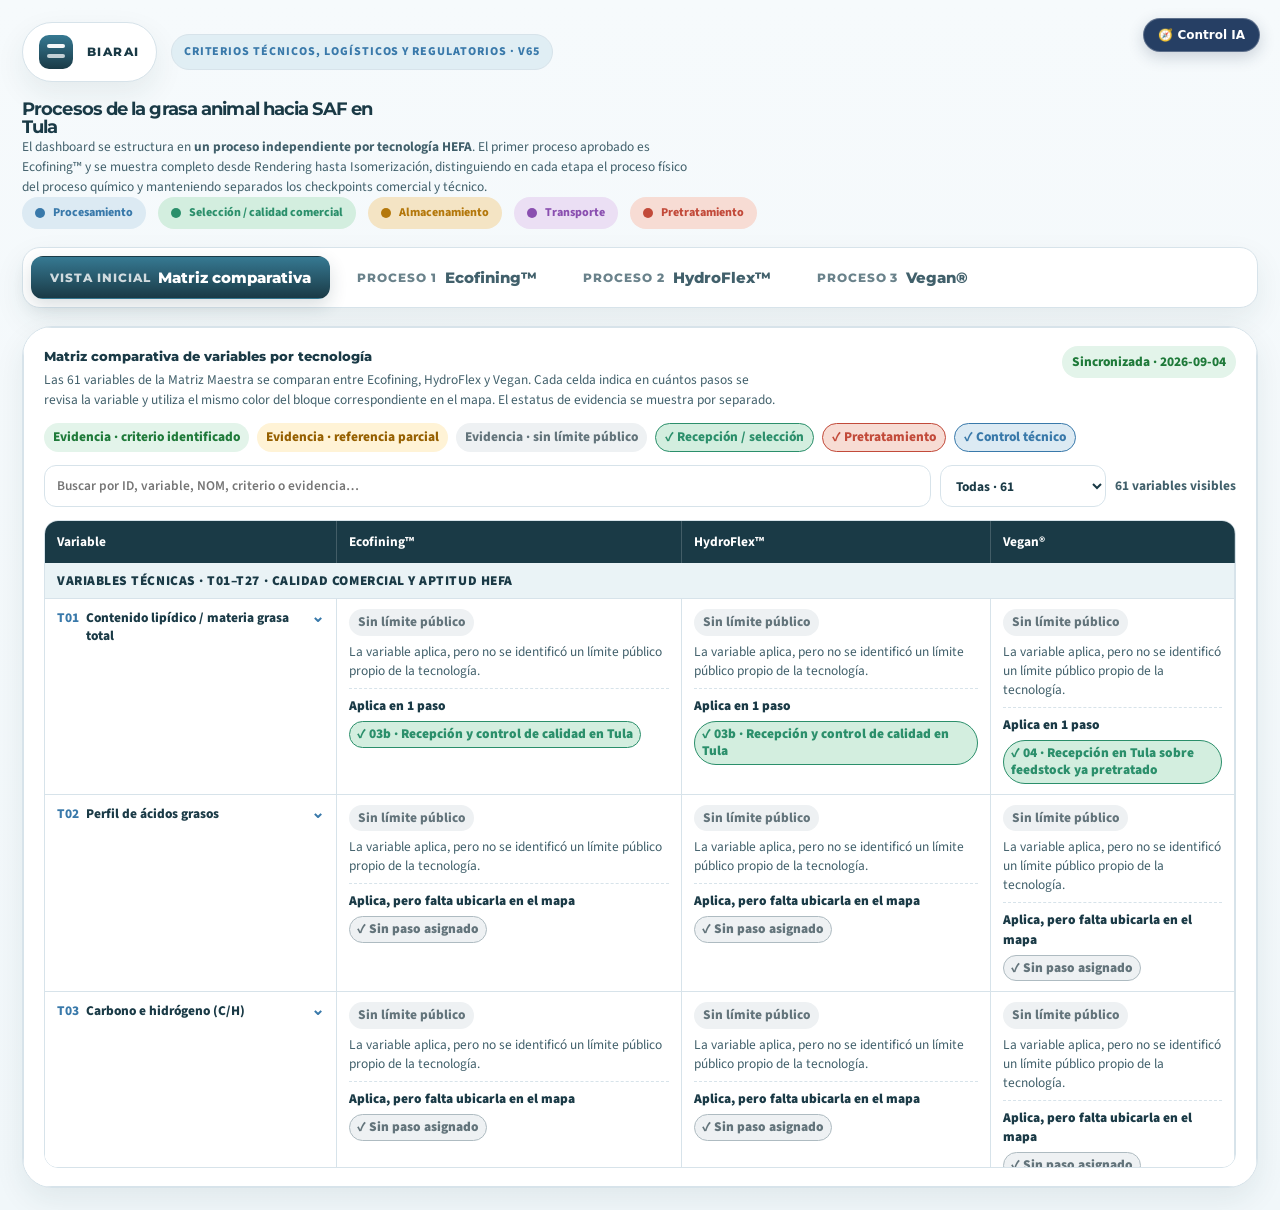
<file: index.html>
<!doctype html>
<html lang="es">
<head>
<meta charset="utf-8">
<meta name="viewport" content="width=device-width,initial-scale=1">
<title>Feedstock Process Dashboard BIARAI v65</title>
<style>body{font-family:system-ui,sans-serif;padding:40px;color:#1A3A46;background:#F6FAFC}.load{max-width:760px;margin:auto}</style>
</head>
<body>
<div class="load"><strong>Cargando Feedstock Process Dashboard…</strong></div>
<script>
(async()=>{
  try{
    const [baseRes,cssRes,stageRes]=await Promise.all([
      fetch('./assets/dashboard-base.html',{cache:'no-store'}),
      fetch('./assets/hefa08.css',{cache:'no-store'}),
      fetch('./assets/hefa08.html',{cache:'no-store'})
    ]);
    if(!baseRes.ok||!cssRes.ok||!stageRes.ok) throw new Error('No fue posible cargar uno de los archivos del dashboard.');
    let html=await baseRes.text();
    const css=await cssRes.text();
    const stage=await stageRes.text();
    html=html.replace('Feedstock Process Dashboard BIARAI v13 — Proceso y variables técnicas','Feedstock Process Dashboard BIARAI v65 — Matriz comparativa');
    html=html.replace('</style>',css+'\n</style>');
    const closing='\n</div>\n</div>\n</body>';
    if(!html.includes(closing)) throw new Error('No se encontró el punto de inserción del bloque Ecofining.');
    html=html.replace(closing,'\n'+stage+'\n<script src="./assets/dashboard-core.js?v=65"><\/script>\n<script src="./assets/dashboard-content.js?v=78"><\/script>\n<script src="./assets/v79-additional-pretreatment-and-release.js?v=82"><\/script>\n<script src="./assets/v83-additional-pretreatment-hydro-vegan.js?v=84"><\/script>\n<script src="./assets/dashboard-priorities.js?v=65"><\/script>\n<script src="./assets/matrix-sync-v55.js?v=66"><\/script>\n<script src="./assets/v85-t08-acidity-clarification.js?v=85"><\/script>\n\n</div>\n</div>\n</body>');

    const controlIaButton=`<a href="./control-ia/" title="Abrir inventario y control del proyecto" style="position:fixed;right:20px;top:18px;z-index:99999;display:inline-flex;align-items:center;gap:7px;padding:10px 14px;border-radius:999px;background:#263f64;color:#fff;text-decoration:none;font:700 12px/1 system-ui,-apple-system,Segoe UI,sans-serif;box-shadow:0 5px 16px rgba(25,46,73,.20);border:1px solid rgba(255,255,255,.25)">🧭 Control IA</a>`;
    html=html.replace('</body>',controlIaButton+'\n</body>');

    document.open();document.write(html);document.close();
  }catch(err){document.body.innerHTML='<div class="load"><h1>Error al cargar el dashboard</h1><p>'+String(err.message||err)+'</p></div>'}
})();
</script>
</body>
</html>
</file>
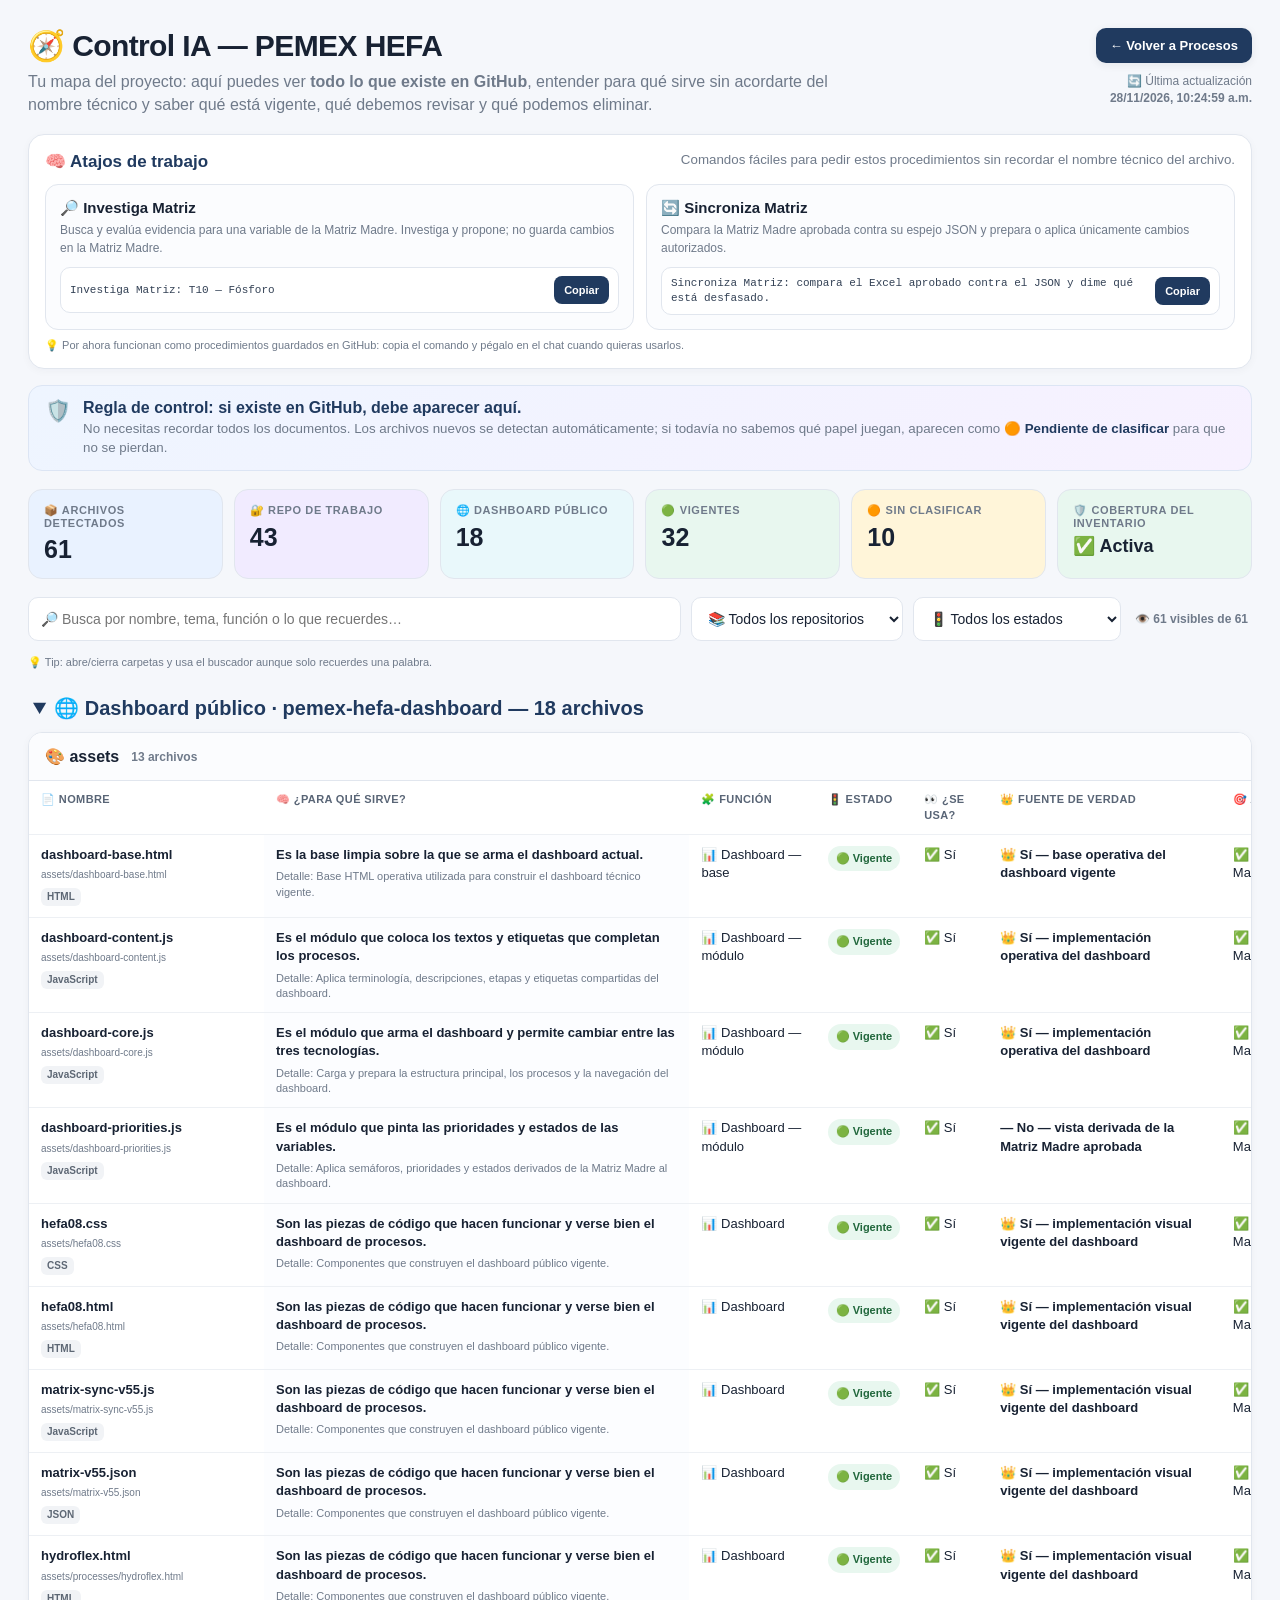
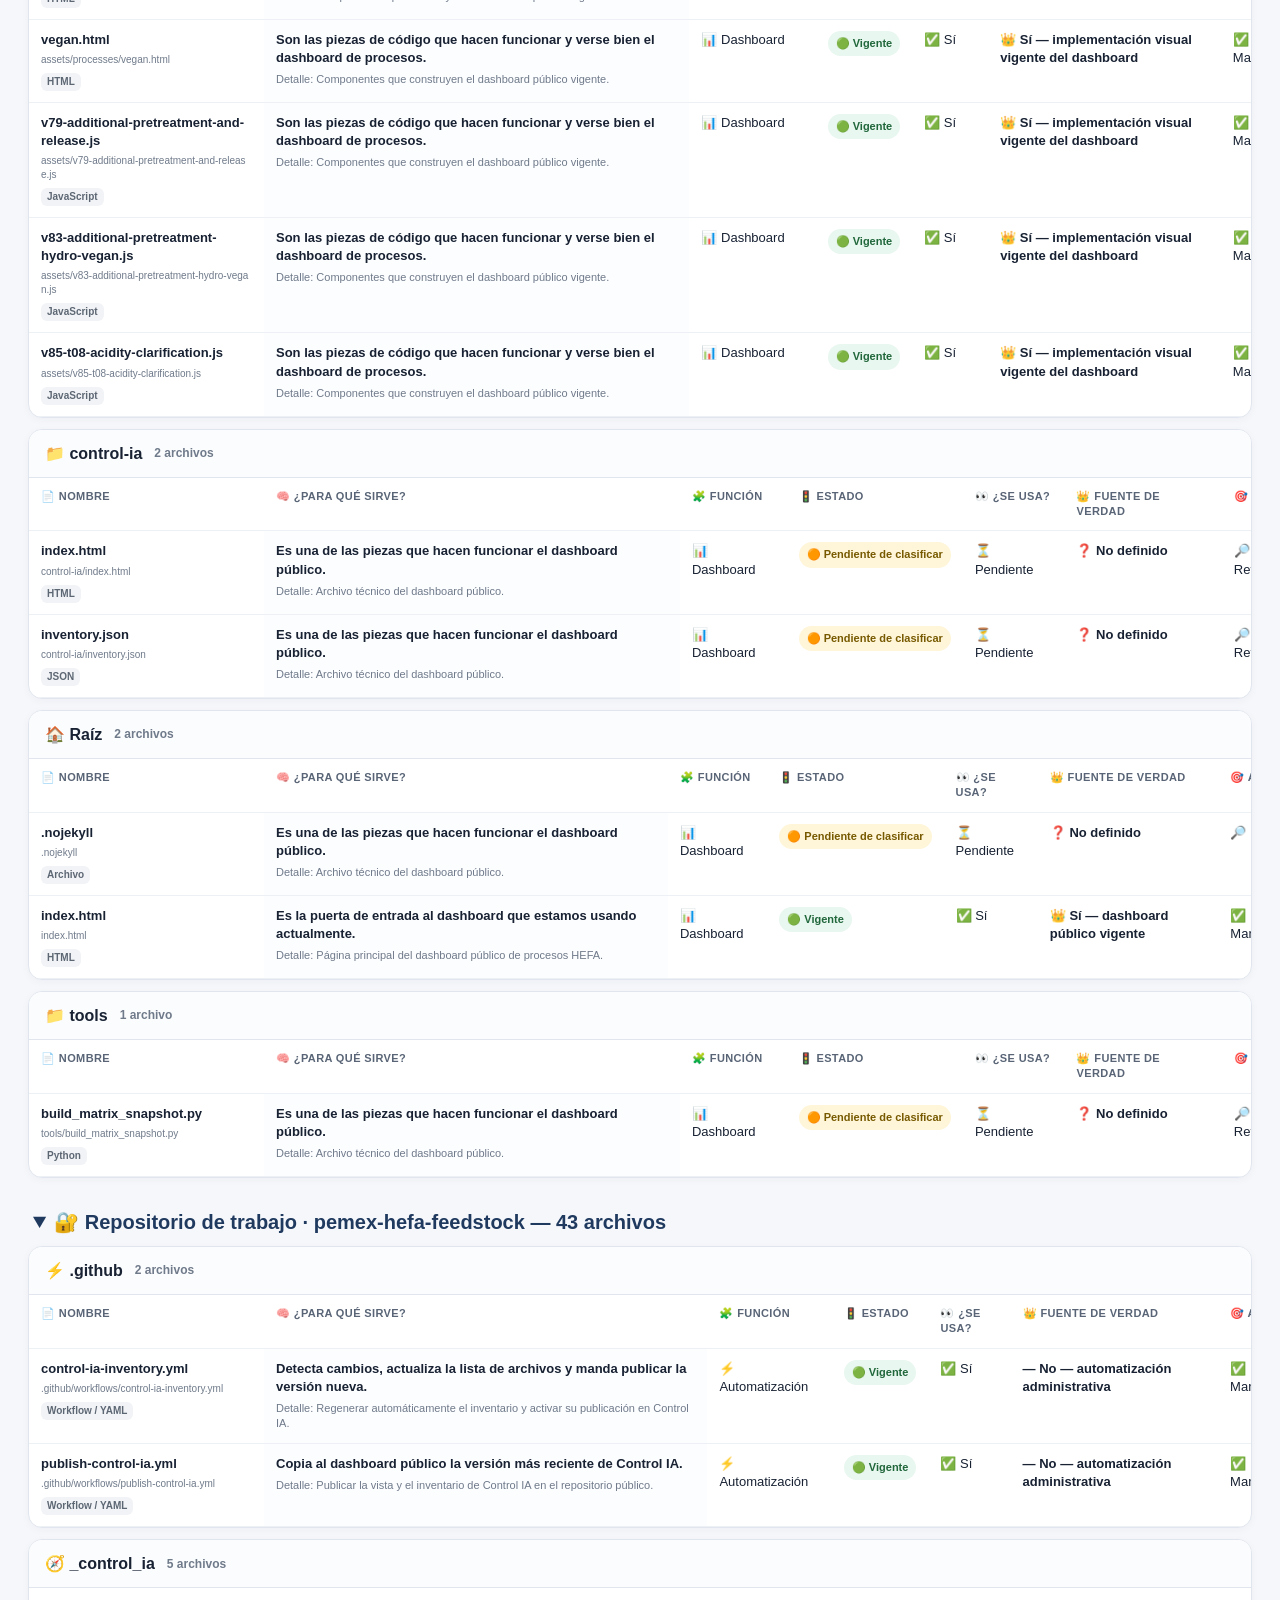
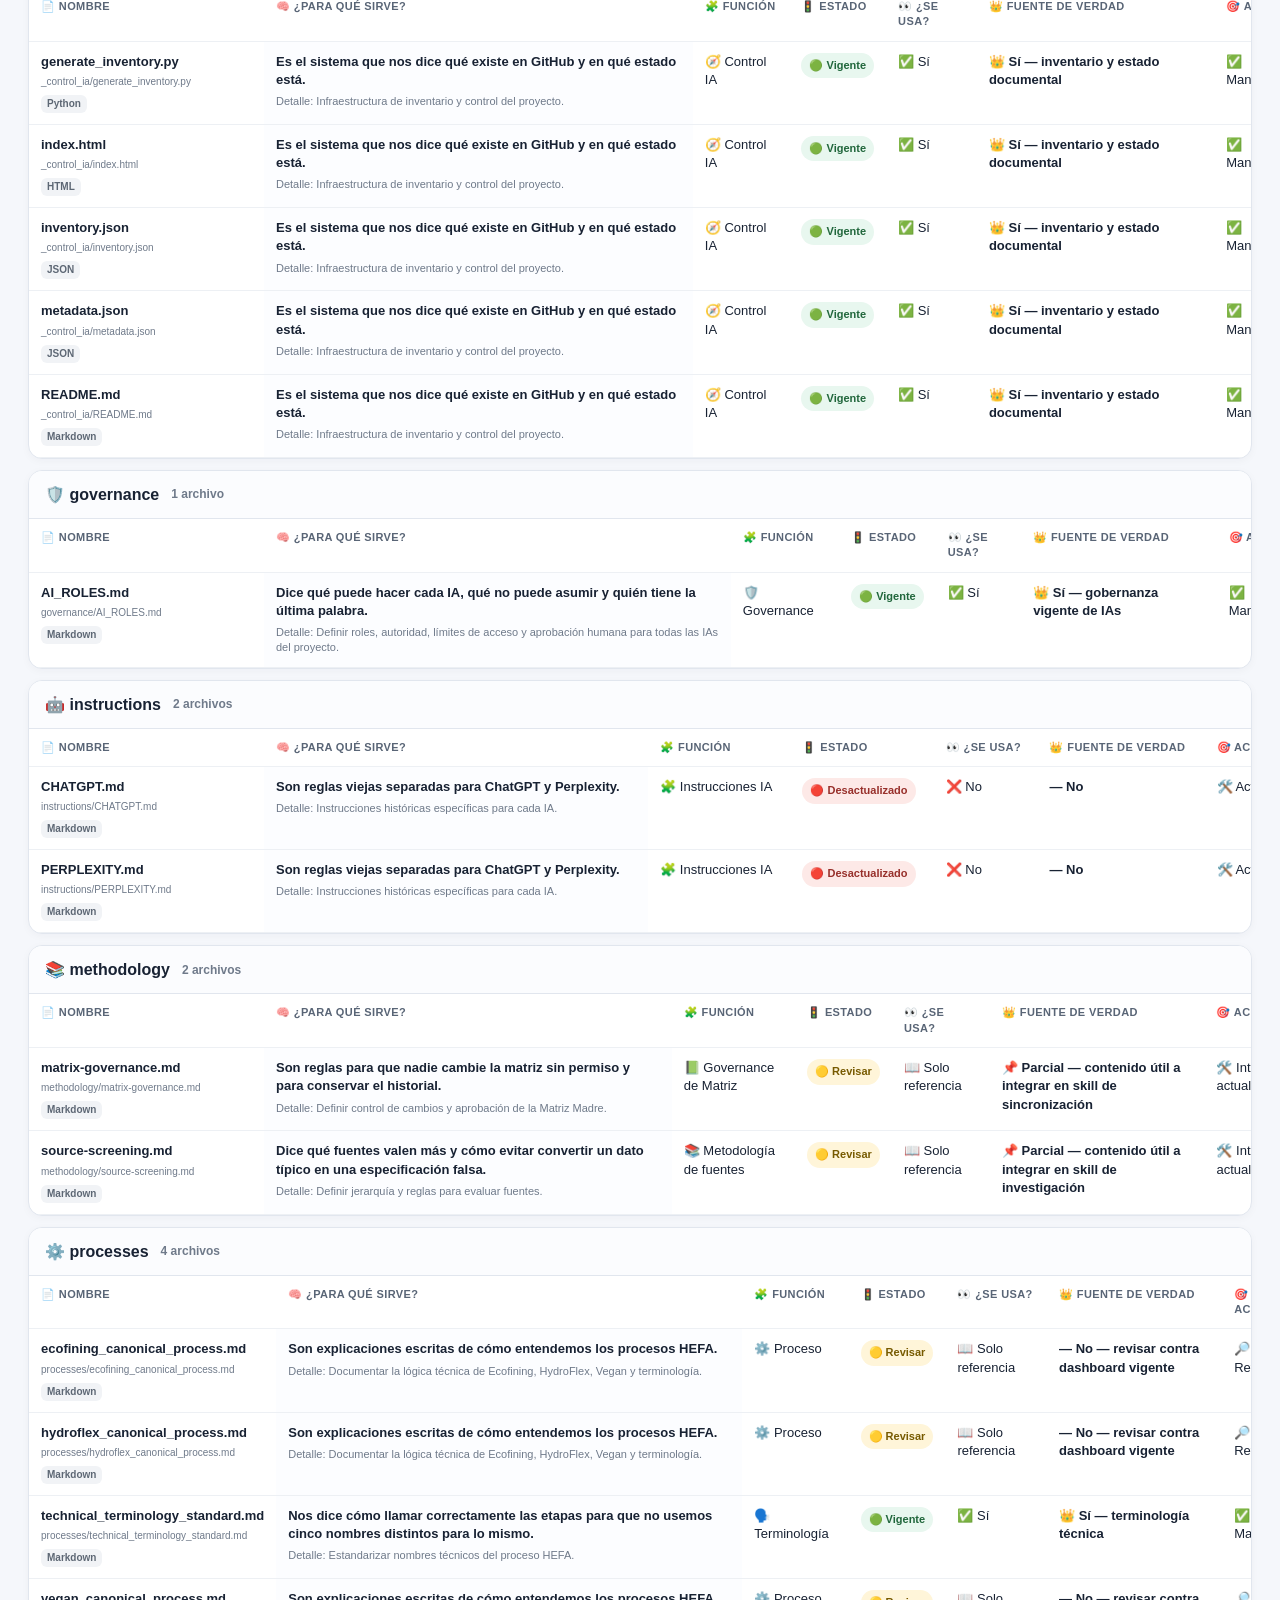
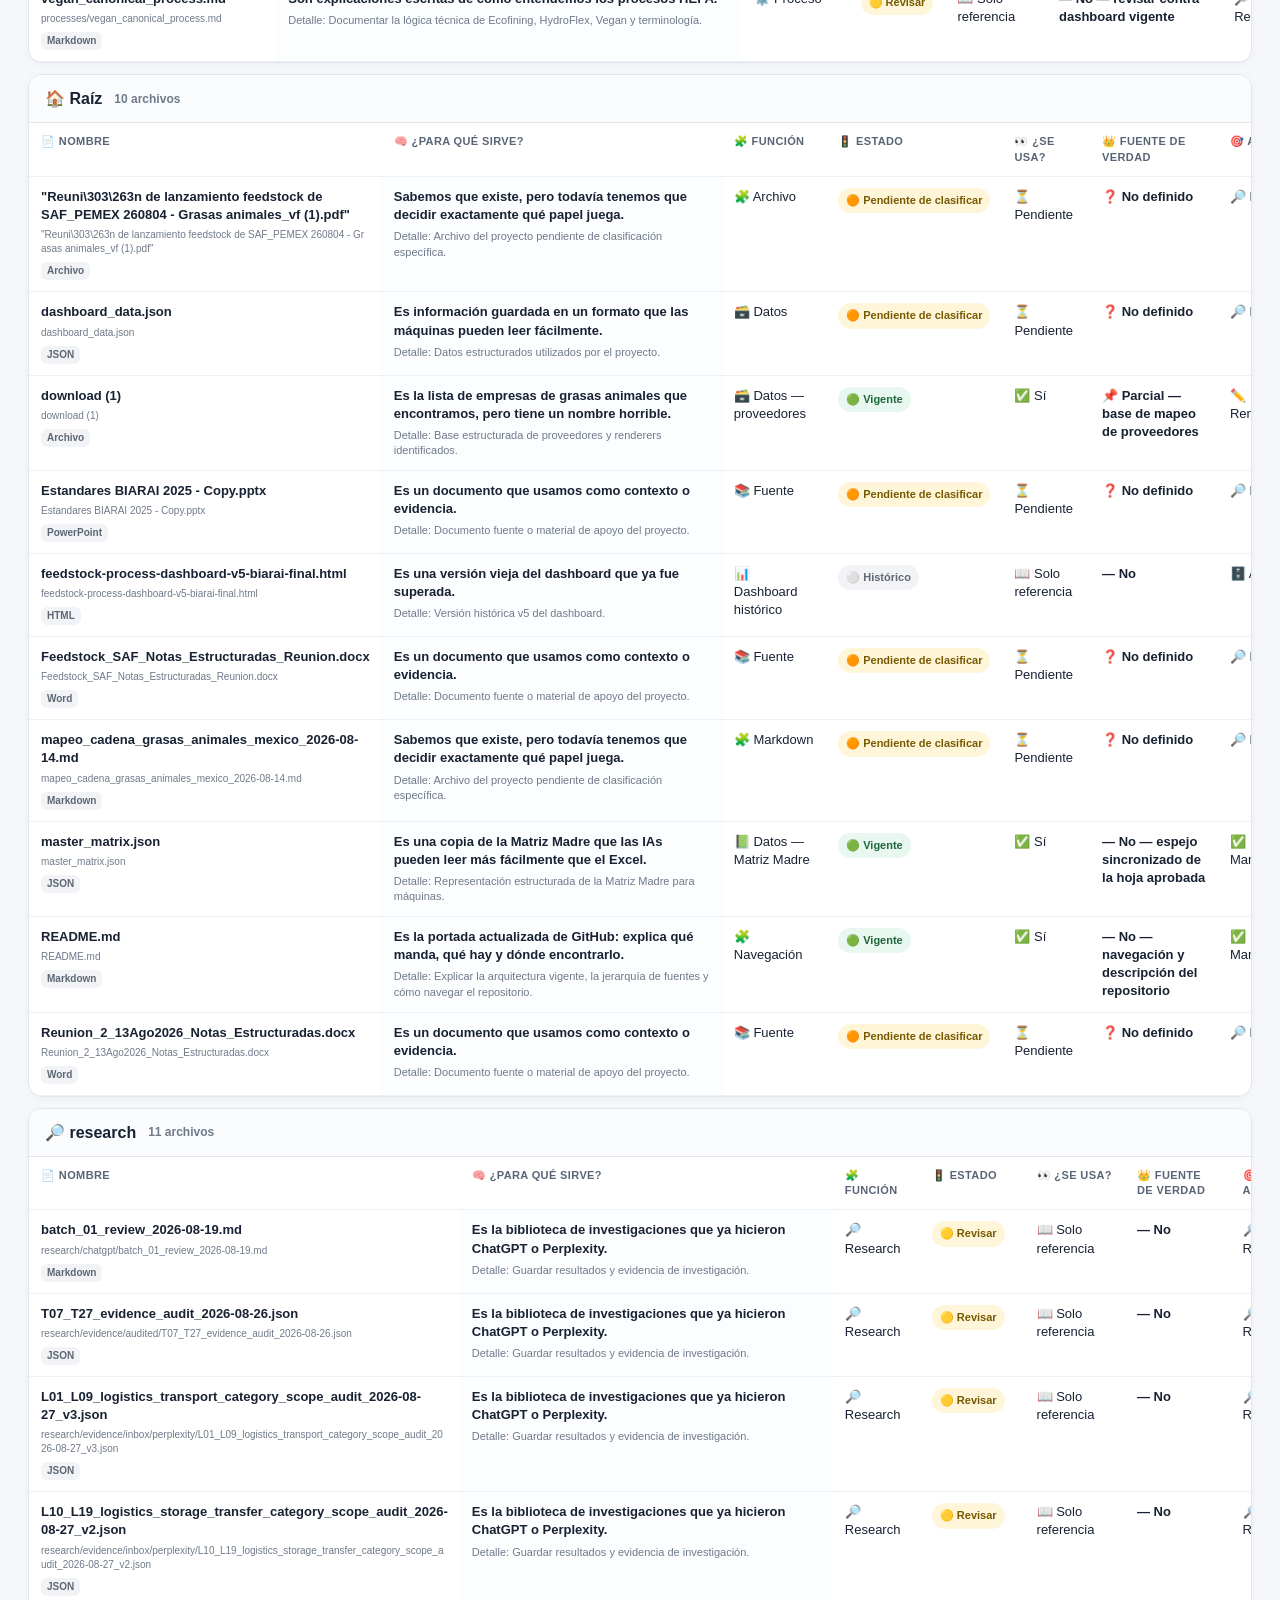
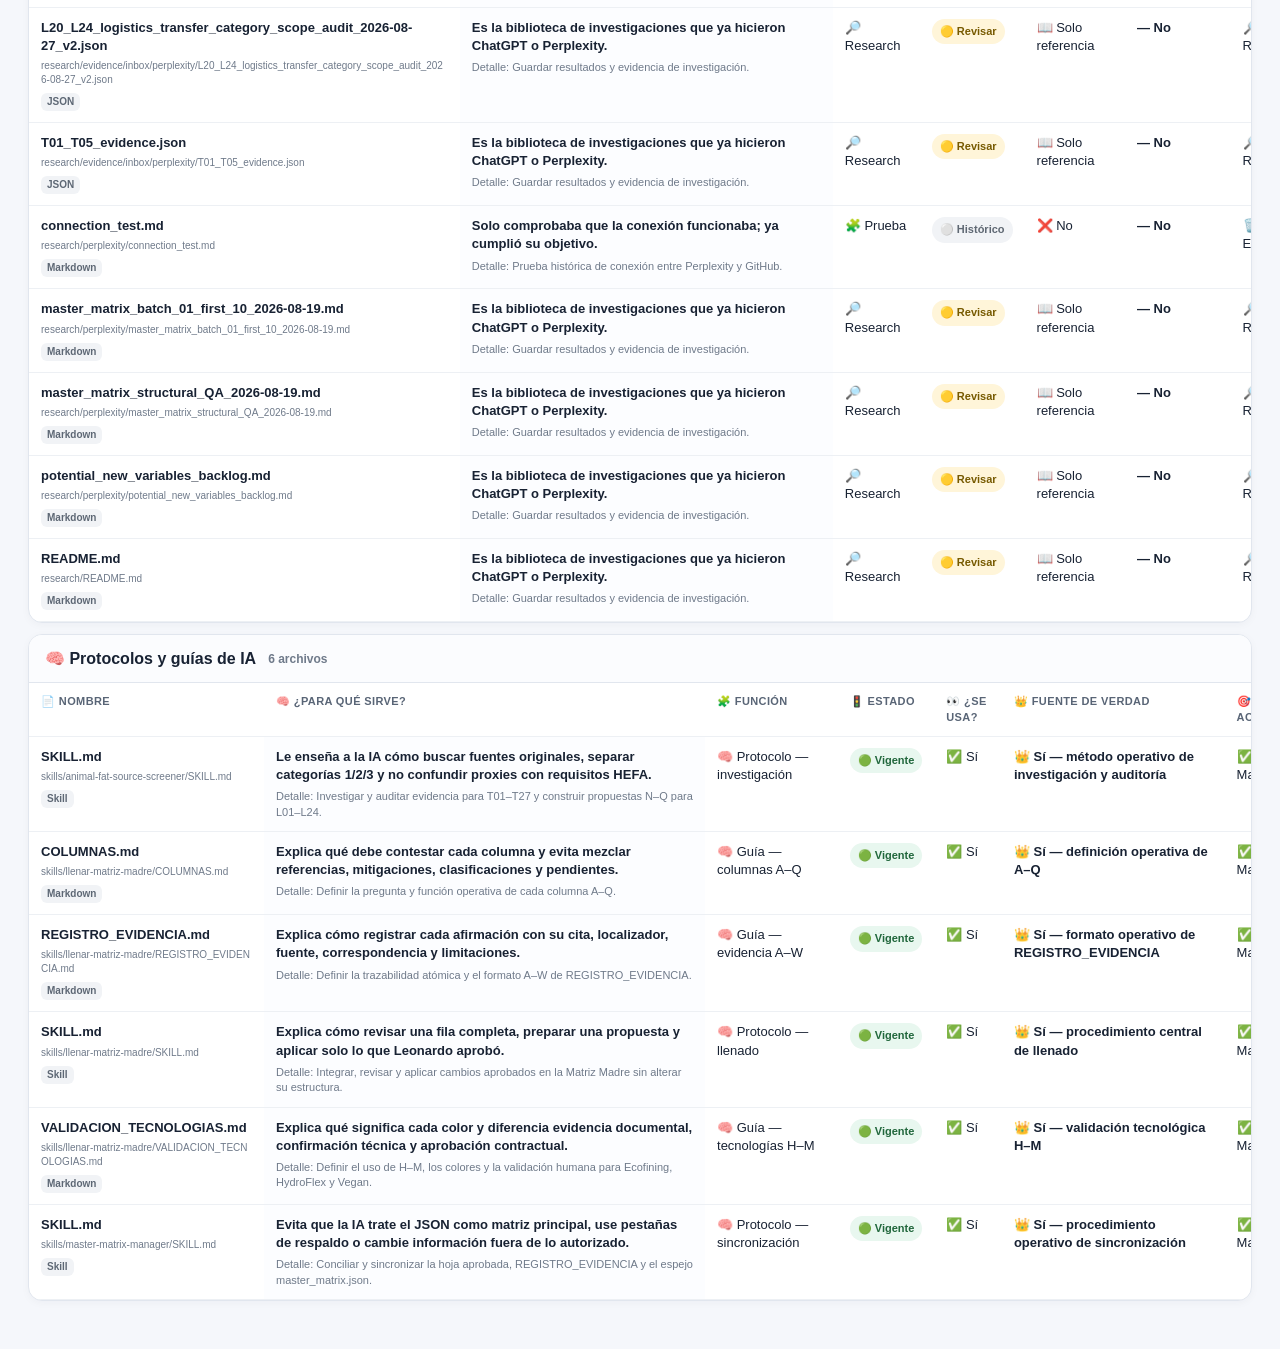
<file: control-ia/index.html>
<!doctype html>
<html lang="es">
<head>
  <meta charset="utf-8" />
  <meta name="viewport" content="width=device-width, initial-scale=1" />
  <title>Control IA — PEMEX HEFA</title>
  <style>
    :root{
      color-scheme:light;
      --bg:#f5f7fb;--card:#ffffff;--text:#182233;--muted:#6f7a8a;--line:#e1e6ee;
      --navy:#203a5f;--blue:#e9f2ff;--purple:#f1ebff;--green:#e8f7ef;--yellow:#fff5d9;
      --red:#fde9e7;--pink:#fff0f6;--gray:#f1f3f6;--cyan:#e9f8fb;
    }
    *{box-sizing:border-box}
    body{margin:0;background:var(--bg);color:var(--text);font-family:Inter,Arial,Helvetica,sans-serif}
    .wrap{max-width:1680px;margin:0 auto;padding:28px}
    .top{display:flex;justify-content:space-between;gap:24px;align-items:flex-start;margin-bottom:18px}
    h1{margin:0 0 7px;font-size:30px;letter-spacing:-.02em}.subtitle{color:var(--muted);margin:0;max-width:850px;line-height:1.45}
    .top-actions{display:flex;flex-direction:column;align-items:flex-end;gap:10px}.back-btn{display:inline-flex;align-items:center;gap:7px;background:var(--navy);color:white;text-decoration:none;border-radius:10px;padding:10px 14px;font-size:13px;font-weight:800;box-shadow:0 2px 8px rgba(24,34,51,.08)}.back-btn:hover{opacity:.92}.stamp{color:var(--muted);font-size:12px;text-align:right;line-height:1.45}
    .quick-section{background:var(--card);border:1px solid var(--line);border-radius:16px;padding:16px;margin:0 0 16px;box-shadow:0 2px 8px rgba(24,34,51,.035)}
    .quick-head{display:flex;justify-content:space-between;gap:12px;align-items:flex-start;margin-bottom:12px}.quick-head h2{margin:0;font-size:17px;color:var(--navy)}.quick-head small{color:var(--muted);line-height:1.4;text-align:right}
    .quick-grid{display:grid;grid-template-columns:repeat(2,minmax(0,1fr));gap:12px}.quick-card{border:1px solid var(--line);border-radius:13px;padding:14px;background:#fbfcfe}.quick-title{font-weight:900;font-size:15px;margin-bottom:5px}.quick-desc{font-size:12px;color:var(--muted);line-height:1.45;margin-bottom:10px}.quick-example{display:flex;align-items:center;gap:8px;background:white;border:1px solid var(--line);border-radius:10px;padding:8px 9px}.quick-example code{flex:1;font-size:11px;line-height:1.35;white-space:normal;word-break:break-word;color:#334155}.copy-btn{border:0;border-radius:8px;background:var(--navy);color:white;font-weight:800;font-size:11px;padding:8px 10px;cursor:pointer;white-space:nowrap}.copy-btn:hover{opacity:.92}.copy-note{margin-top:9px;font-size:11px;color:var(--muted)}
    .rule{background:linear-gradient(135deg,#eef5ff,#f7f1ff);border:1px solid #dce5f4;border-radius:14px;padding:13px 16px;margin:14px 0 18px;display:flex;gap:12px;align-items:flex-start}
    .rule .emoji{font-size:21px}.rule b{color:var(--navy)}.rule small{display:block;color:var(--muted);margin-top:3px;line-height:1.4}
    .cards{display:grid;grid-template-columns:repeat(auto-fit,minmax(155px,1fr));gap:11px;margin:0 0 18px}
    .card{background:var(--card);border:1px solid var(--line);border-radius:14px;padding:14px 15px;min-height:88px}
    .card .k{font-size:11px;color:var(--muted);text-transform:uppercase;letter-spacing:.055em;font-weight:700}.card .n{font-size:25px;font-weight:800;margin-top:6px}.card.blue{background:var(--blue)}.card.green{background:var(--green)}.card.yellow{background:var(--yellow)}.card.purple{background:var(--purple)}.card.cyan{background:var(--cyan)}.card.red{background:var(--red)}
    .toolbar{display:flex;gap:10px;flex-wrap:wrap;margin:18px 0}.toolbar input,.toolbar select{border:1px solid var(--line);background:white;border-radius:10px;padding:10px 12px;font-size:14px;min-height:44px;color:var(--text)}.toolbar input{min-width:300px;flex:1}.visible-count{align-self:center;color:var(--muted);font-size:12px;font-weight:700;padding:0 4px}
    details.repo{margin:0 0 20px}.repo>summary{cursor:pointer;font-size:20px;font-weight:800;padding:12px 5px;color:var(--navy)}
    details.folder{background:var(--card);border:1px solid var(--line);border-radius:14px;margin:0 0 11px;overflow:hidden;box-shadow:0 2px 8px rgba(24,34,51,.035)}
    .folder>summary{cursor:pointer;padding:14px 16px;font-weight:800;background:#fbfcfe;border-bottom:1px solid transparent;display:flex;align-items:center;gap:8px}.folder[open]>summary{border-bottom-color:var(--line)}
    .folder-count{color:var(--muted);font-size:12px;font-weight:600;margin-left:4px}.table-wrap{overflow:auto}
    table{width:100%;border-collapse:collapse;min-width:1280px}th,td{padding:11px 12px;border-bottom:1px solid #edf0f4;text-align:left;vertical-align:top;font-size:13px;line-height:1.4}
    th{position:sticky;top:0;background:#fff;z-index:1;font-size:11px;color:#596576;text-transform:uppercase;letter-spacing:.035em}
    td.name{font-weight:800;width:235px}.path{color:var(--muted);font-size:10px;margin-top:4px;word-break:break-all;font-weight:500}.type{display:inline-block;margin-top:6px;padding:2px 6px;border-radius:6px;background:var(--gray);font-size:10px;color:#5d6774;font-weight:700}
    td.simple{min-width:310px;background:#fcfdff}.technical{display:block;color:var(--muted);font-size:11px;margin-top:5px}.chip{display:inline-block;padding:5px 8px;border-radius:999px;font-weight:800;font-size:11px;white-space:nowrap}
    .status-Vigente{background:var(--green);color:#21673c}.status-En-construcción{background:var(--blue);color:#245b91}.status-Revisar,.status-Pendiente-de-clasificar{background:var(--yellow);color:#775a00}.status-Desactualizado{background:var(--red);color:#972f2a}.status-Histórico{background:var(--gray);color:#5f6873}.status-Eliminar{background:#f9dcdc;color:#881d1d}
    .truth{font-weight:700}.empty{padding:25px;color:var(--muted);background:white;border:1px solid var(--line);border-radius:12px}.warning{background:var(--yellow);border:1px solid #efd69c;border-radius:11px;padding:11px 13px;margin-bottom:10px}
    .legend{display:flex;gap:8px;flex-wrap:wrap;margin:-3px 0 15px}.legend span{font-size:11px;color:var(--muted)}
    @media(max-width:700px){.wrap{padding:16px}.top{display:block}.top-actions{align-items:flex-start;margin-top:12px}.stamp{text-align:left}.quick-head{display:block}.quick-head small{display:block;text-align:left;margin-top:5px}.quick-grid{grid-template-columns:1fr}.quick-example{align-items:flex-start;flex-direction:column}.copy-btn{width:100%}h1{font-size:25px}.toolbar input{min-width:100%}}
  </style>
</head>
<body>
<div class="wrap">
  <div class="top">
    <div>
      <h1>🧭 Control IA — PEMEX HEFA</h1>
      <p class="subtitle">Tu mapa del proyecto: aquí puedes ver <b>todo lo que existe en GitHub</b>, entender para qué sirve sin acordarte del nombre técnico y saber qué está vigente, qué debemos revisar y qué podemos eliminar.</p>
    </div>
    <div class="top-actions">
      <a class="back-btn" href="../">← Volver a Procesos</a>
      <div class="stamp" id="stamp">⏳ Cargando inventario…</div>
    </div>
  </div>

  <section class="quick-section" aria-label="Atajos de trabajo">
    <div class="quick-head">
      <h2>🧠 Atajos de trabajo</h2>
      <small>Comandos fáciles para pedir estos procedimientos sin recordar el nombre técnico del archivo.</small>
    </div>
    <div class="quick-grid">
      <div class="quick-card">
        <div class="quick-title">🔎 Investiga Matriz</div>
        <div class="quick-desc">Busca y evalúa evidencia para una variable de la Matriz Madre. Investiga y propone; no guarda cambios en la Matriz Madre.</div>
        <div class="quick-example">
          <code>Investiga Matriz: T10 — Fósforo</code>
          <button class="copy-btn" type="button" data-copy="Investiga Matriz: T10 — Fósforo">Copiar</button>
        </div>
      </div>
      <div class="quick-card">
        <div class="quick-title">🔄 Sincroniza Matriz</div>
        <div class="quick-desc">Compara la Matriz Madre aprobada contra su espejo JSON y prepara o aplica únicamente cambios autorizados.</div>
        <div class="quick-example">
          <code>Sincroniza Matriz: compara el Excel aprobado contra el JSON y dime qué está desfasado.</code>
          <button class="copy-btn" type="button" data-copy="Sincroniza Matriz: compara el Excel aprobado contra el JSON y dime qué está desfasado.">Copiar</button>
        </div>
      </div>
    </div>
    <div class="copy-note">💡 Por ahora funcionan como procedimientos guardados en GitHub: copia el comando y pégalo en el chat cuando quieras usarlos.</div>
  </section>

  <div class="rule">
    <div class="emoji">🛡️</div>
    <div><b>Regla de control: si existe en GitHub, debe aparecer aquí.</b><small>No necesitas recordar todos los documentos. Los archivos nuevos se detectan automáticamente; si todavía no sabemos qué papel juegan, aparecen como 🟠 <b>Pendiente de clasificar</b> para que no se pierdan.</small></div>
  </div>

  <div id="warnings"></div>
  <div class="cards" id="cards"></div>

  <div class="toolbar">
    <input id="search" placeholder="🔎 Busca por nombre, tema, función o lo que recuerdes…" aria-label="Buscar archivos" />
    <select id="repoFilter"><option value="">📚 Todos los repositorios</option></select>
    <select id="statusFilter"><option value="">🚦 Todos los estados</option></select>
    <div class="visible-count" id="visibleCount"></div>
  </div>

  <div class="legend"><span>💡 Tip: abre/cierra carpetas y usa el buscador aunque solo recuerdes una palabra.</span></div>
  <div id="content"></div>
</div>
<script>
const esc=s=>String(s??'').replace(/[&<>"']/g,m=>({'&':'&amp;','<':'&lt;','>':'&gt;','"':'&quot;',"'":'&#039;'}[m]));
const slug=s=>String(s??'').replaceAll(' ','-');
const statusEmoji={
  'Vigente':'🟢','En construcción':'🔵','Revisar':'🟡','Desactualizado':'🔴','Histórico':'⚪','Eliminar':'🗑️','Pendiente de clasificar':'🟠'
};
const folderEmoji=name=>({
  'Raíz':'🏠','skills':'🧠','research':'🔎','processes':'⚙️','methodology':'📚','governance':'🛡️','instructions':'🤖','_control_ia':'🧭','dashboard':'📊','.github':'⚡','assets':'🎨','archive':'🗄️'
}[name]||'📁');
const folderLabel=name=>({
  'skills':'Protocolos y guías de IA'
}[name]||name);
const functionEmoji=f=>{
  const s=String(f||'').toLowerCase();
  if(s.includes('skill')||s.includes('protocolo')||s.includes('guía')||s.includes('guia'))return '🧠';if(s.includes('research'))return '🔎';if(s.includes('dashboard'))return '📊';if(s.includes('matriz'))return '📗';if(s.includes('governance'))return '🛡️';if(s.includes('fuente'))return '📚';if(s.includes('proceso'))return '⚙️';if(s.includes('automat'))return '⚡';if(s.includes('control ia'))return '🧭';if(s.includes('dato'))return '🗃️';if(s.includes('terminolog'))return '🗣️';return '🧩';
};
const actionEmoji=a=>{
  const s=String(a||'').toLowerCase();
  if(s.includes('eliminar'))return '🗑️';if(s.includes('actualizar'))return '🛠️';if(s.includes('renombr'))return '✏️';if(s.includes('sincron'))return '🔄';if(s.includes('archiv'))return '🗄️';if(s.includes('revis'))return '🔎';if(s.includes('mantener'))return '✅';return '🎯';
};
const useEmoji=u=>{const s=String(u||'').toLowerCase();if(s==='sí'||s==='si')return '✅';if(s.includes('no'))return '❌';if(s.includes('referencia'))return '📖';if(s.includes('pendiente')||s.includes('todavía'))return '⏳';return '👀';};
const truthEmoji=t=>{const s=String(t||'').toLowerCase();if(s.startsWith('sí')||s.startsWith('si'))return '👑';if(s.includes('no definido'))return '❓';if(s==='no'||s.startsWith('no —'))return '—';return '📌';};
let DATA=null;

function renderCards(allFiles){
  const counts={};for(const f of allFiles)counts[f.status]=(counts[f.status]||0)+1;
  const privateCount=allFiles.filter(f=>f.repo==='pemex-hefa-feedstock').length;
  const publicCount=allFiles.filter(f=>f.repo==='pemex-hefa-dashboard').length;
  const pending=counts['Pendiente de clasificar']||0;
  const warnings=(DATA?.warnings||[]).length;
  document.getElementById('cards').innerHTML=`
    <div class="card blue"><div class="k">📦 Archivos detectados</div><div class="n">${allFiles.length}</div></div>
    <div class="card purple"><div class="k">🔐 Repo de trabajo</div><div class="n">${privateCount}</div></div>
    <div class="card cyan"><div class="k">🌐 Dashboard público</div><div class="n">${publicCount}</div></div>
    <div class="card green"><div class="k">🟢 Vigentes</div><div class="n">${counts['Vigente']||0}</div></div>
    <div class="card yellow"><div class="k">🟠 Sin clasificar</div><div class="n">${pending}</div></div>
    <div class="card ${warnings?'red':'green'}"><div class="k">🛡️ Cobertura del inventario</div><div class="n" style="font-size:18px">${warnings?'⚠️ Revisar':'✅ Activa'}</div></div>`;
}

function render(){
  if(!DATA)return;
  const q=document.getElementById('search').value.trim().toLowerCase();
  const repo=document.getElementById('repoFilter').value;
  const status=document.getElementById('statusFilter').value;
  const files=DATA.files.filter(f=>{
    if(repo&&f.repo!==repo)return false;if(status&&f.status!==status)return false;
    if(!q)return true;
    return [f.name,f.path,f.purpose,f.for_dummies,f.function,f.status,f.used,f.source_of_truth,f.action].join(' ').toLowerCase().includes(q);
  });
  document.getElementById('visibleCount').textContent=`👁️ ${files.length} visibles de ${DATA.files.length}`;
  const byRepo={};for(const f of files){byRepo[f.repo]||={};byRepo[f.repo][f.folder]||=[];byRepo[f.repo][f.folder].push(f);}
  const root=document.getElementById('content');
  if(!files.length){root.innerHTML='<div class="empty">🤷 No encontré archivos con esos filtros. Prueba otra palabra.</div>';return;}
  root.innerHTML=Object.entries(byRepo).map(([repoName,folders])=>{
    const repoIcon=repoName==='pemex-hefa-feedstock'?'🔐':'🌐';
    const repoLabel=repoName==='pemex-hefa-feedstock'?'Repositorio de trabajo':'Dashboard público';
    return `<details class="repo" open><summary>${repoIcon} ${repoLabel} · ${esc(repoName)} — ${Object.values(folders).flat().length} archivos</summary>
      ${Object.entries(folders).map(([folderName,rows])=>`<details class="folder" open>
        <summary>${folderEmoji(folderName)} ${esc(folderLabel(folderName))} <span class="folder-count">${rows.length} archivo${rows.length===1?'':'s'}</span></summary>
        <div class="table-wrap"><table><thead><tr>
          <th>📄 Nombre</th><th>🧠 ¿Para qué sirve?</th><th>🧩 Función</th><th>🚦 Estado</th><th>👀 ¿Se usa?</th><th>👑 Fuente de verdad</th><th>🎯 Acción</th>
        </tr></thead><tbody>
        ${rows.map(f=>`<tr>
          <td class="name">${esc(f.name)}<div class="path">${esc(f.path)}</div><span class="type">${esc(f.technical_type)}</span></td>
          <td class="simple"><b>${esc(f.for_dummies)}</b><span class="technical">Detalle: ${esc(f.purpose)}</span></td>
          <td>${functionEmoji(f.function)} ${esc(f.function)}</td>
          <td><span class="chip status-${slug(f.status)}">${statusEmoji[f.status]||'⚪'} ${esc(f.status)}</span></td>
          <td>${useEmoji(f.used)} ${esc(f.used)}</td>
          <td class="truth">${truthEmoji(f.source_of_truth)} ${esc(f.source_of_truth)}</td>
          <td>${actionEmoji(f.action)} ${esc(f.action)}</td>
        </tr>`).join('')}
        </tbody></table></div></details>`).join('')}
    </details>`;
  }).join('');
}

fetch('inventory.json',{cache:'no-store'})
  .then(r=>{if(!r.ok)throw new Error(`HTTP ${r.status}`);return r.json();})
  .then(data=>{
    DATA=data;renderCards(data.files);
    document.getElementById('stamp').innerHTML=`🔄 Última actualización<br><b>${new Date(data.generated_at).toLocaleString('es-MX')}</b>`;
    const warnings=data.warnings||[];
    document.getElementById('warnings').innerHTML=warnings.map(w=>`<div class="warning">⚠️ ${esc(w)}</div>`).join('');
    const repos=[...new Set(data.files.map(f=>f.repo))].sort();const statuses=[...new Set(data.files.map(f=>f.status))].sort();
    document.getElementById('repoFilter').innerHTML+=repos.map(v=>`<option value="${esc(v)}">${v==='pemex-hefa-feedstock'?'🔐':'🌐'} ${esc(v)}</option>`).join('');
    document.getElementById('statusFilter').innerHTML+=statuses.map(v=>`<option value="${esc(v)}">${statusEmoji[v]||'⚪'} ${esc(v)}</option>`).join('');render();
  })
  .catch(err=>{document.getElementById('stamp').textContent='⚠️ Inventario no disponible';document.getElementById('content').innerHTML=`<div class="warning">No se pudo cargar inventory.json: ${esc(err.message)}</div>`;});
['search','repoFilter','statusFilter'].forEach(id=>document.getElementById(id).addEventListener('input',render));

document.querySelectorAll('.copy-btn').forEach(btn=>btn.addEventListener('click',async()=>{
  const original='Copiar';
  try{
    await navigator.clipboard.writeText(btn.dataset.copy||'');
    btn.textContent='✓ Copiado';
  }catch{
    btn.textContent='Copia manual';
  }
  setTimeout(()=>btn.textContent=original,1400);
}));
</script>
</body>
</html>
</file>
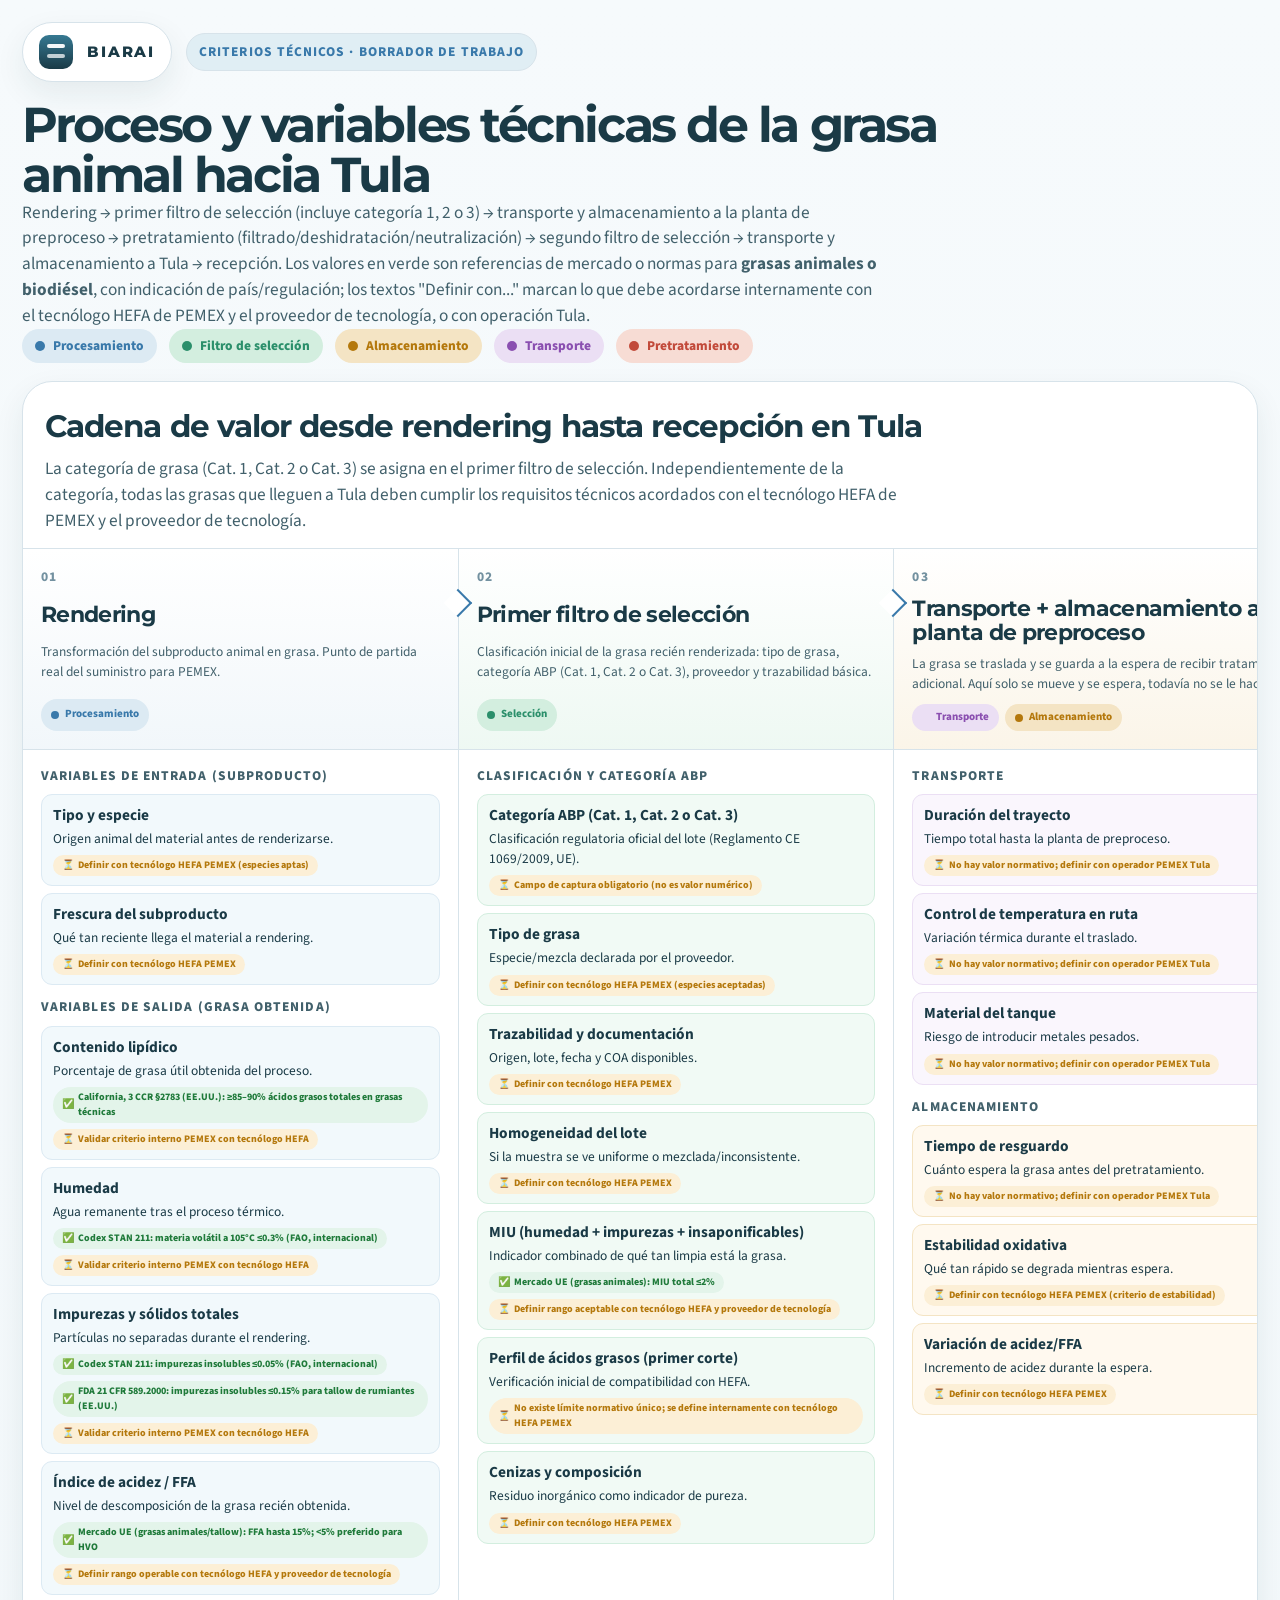
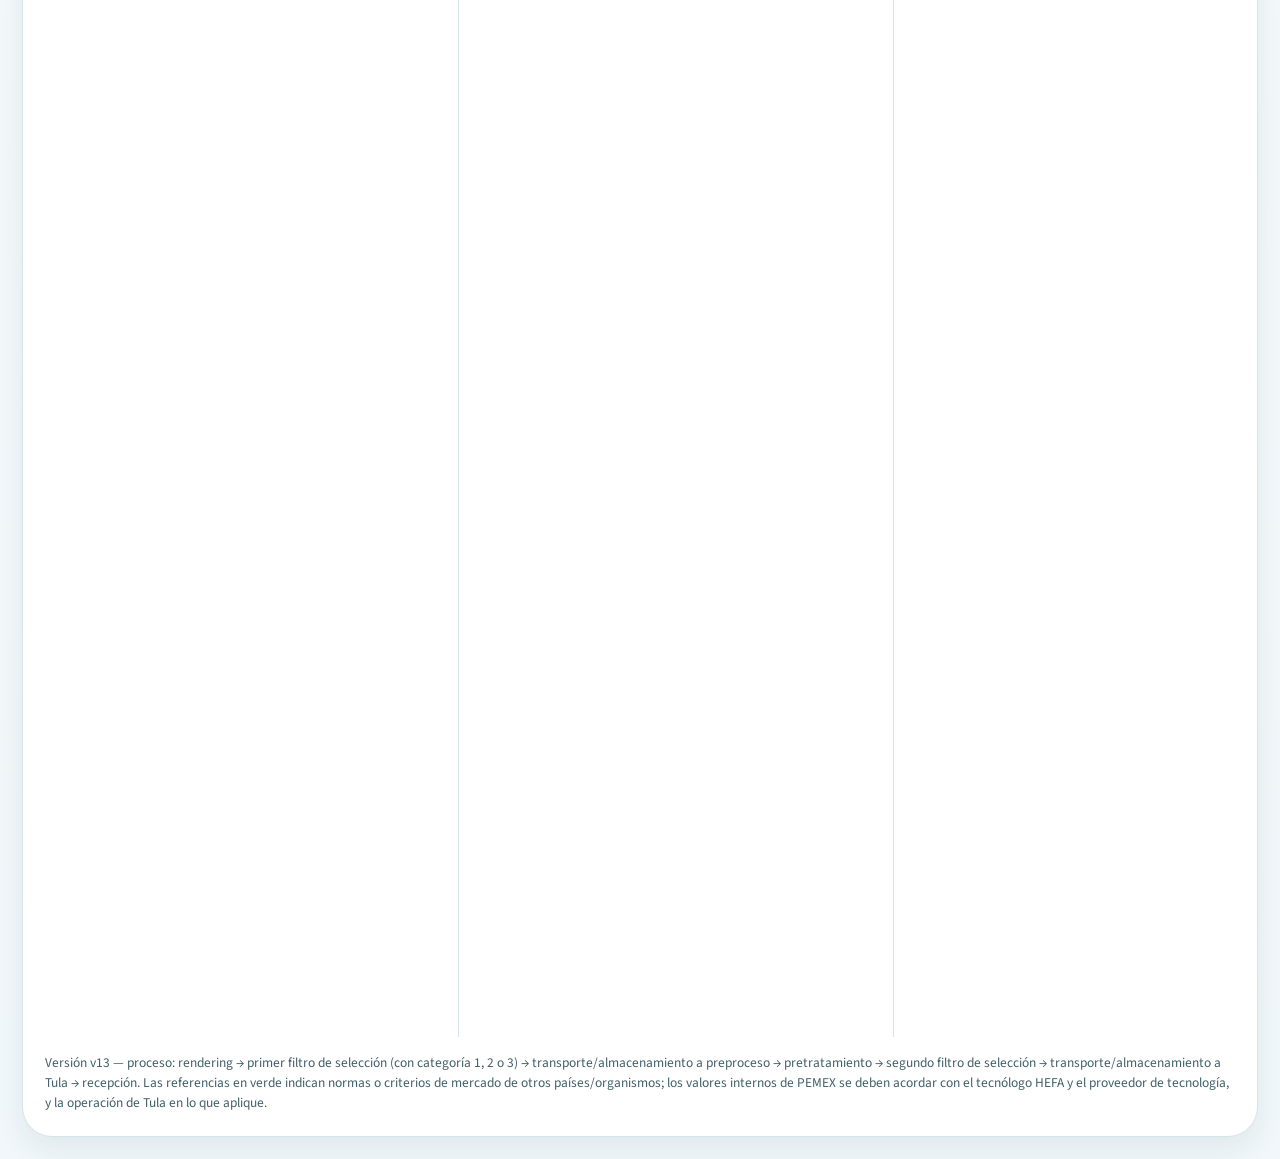
<file: assets/dashboard-base.html>
<!DOCTYPE html>
<html lang="es">
<head>
<meta charset="UTF-8" />
<meta name="viewport" content="width=device-width, initial-scale=1.0" />
<title>Feedstock Process Dashboard BIARAI v13 — Proceso y variables técnicas</title>
<link rel="preconnect" href="https://fonts.googleapis.com">
<link rel="preconnect" href="https://fonts.gstatic.com" crossorigin>
<link href="https://fonts.googleapis.com/css2?family=Montserrat:wght@500;600;700;800&family=Source+Sans+3:wght@400;500;600;700&display=swap" rel="stylesheet">
<style>
:root{
  --blue-1:#1A3A46;--blue-2:#367992;--blue-3:#68ADC7;--blue-4:#B3D6E2;--blue-5:#E0EEF4;--blue-6:#3979AA;
  --bg:#F6FAFC;--surface:#FFFFFF;--surface-2:#F1F7FA;--line:#D7E3EA;--text:#1A3A46;--text-soft:#41606B;--faint:#7391A0;
  --proc:#3979AA;--proc-soft:#DCEAF3;--sel:#2B8F6B;--sel-soft:#D3EEDF;--alm:#B4780C;--alm-soft:#F4E4C4;--trans:#8A4FB0;--trans-soft:#EBDFF4;
  --pre:#C24A3A;--pre-soft:#F7DCD4;
  --pend:#B4780C;--pend-soft:#FCEFD6;
  --nog-red:#B0201D;--nog-bg:#FDECEC;--nog-border:#F5B5AF;
  --ref-green:#1F7A3A;--ref-bg:#E3F4EA;
  --muted-bg:#EFEFEF;--muted-line:#DADADA;--muted-text:#8A8A8A;--shadow:0 12px 30px rgba(26,58,70,.08);
  --font-display:'Montserrat',sans-serif;--font-body:'Source Sans 3',sans-serif;
  --text-xs:clamp(.72rem,.7rem + .2vw,.84rem);--text-sm:clamp(.86rem,.83rem + .18vw,.96rem);--text-base:clamp(.98rem,.95rem + .2vw,1.08rem);
  --text-lg:clamp(1.12rem,1.02rem + .55vw,1.4rem);--text-xl:clamp(1.35rem,1.15rem + .95vw,1.95rem);--text-2xl:clamp(2rem,1.45rem + 2vw,3.2rem);
}
*,*::before,*::after{box-sizing:border-box;margin:0;padding:0}
html{-webkit-font-smoothing:antialiased;scroll-behavior:smooth}
body{background:linear-gradient(180deg,var(--bg),var(--surface-2));color:var(--text);font-family:var(--font-body);font-size:var(--text-base);line-height:1.5}
.app{min-height:100dvh;padding:22px}
.shell{max-width:2100px;margin:0 auto;display:grid;gap:18px}
.brandrow{display:flex;align-items:center;gap:14px;flex-wrap:wrap}
.logo{display:inline-flex;align-items:center;gap:14px;padding:12px 16px;border-radius:999px;background:var(--surface);border:1px solid var(--line);box-shadow:var(--shadow)}
.logo-mark{width:34px;height:34px;border-radius:10px;background:linear-gradient(180deg,var(--blue-2),var(--blue-1));position:relative}
.logo-mark::before,.logo-mark::after{content:'';position:absolute;left:8px;right:8px;border-radius:999px;background:#fff}
.logo-mark::before{top:9px;height:4px;opacity:.95}.logo-mark::after{top:19px;height:4px;opacity:.72}
.logo-word{font-family:var(--font-display);font-weight:800;letter-spacing:.12em;font-size:var(--text-sm);color:var(--blue-1)}
.eyebrow{display:inline-flex;align-items:center;gap:8px;padding:8px 12px;border-radius:999px;background:var(--blue-5);color:var(--blue-6);font-weight:800;text-transform:uppercase;letter-spacing:.08em;font-size:var(--text-xs);border:1px solid var(--line)}
h1{font-family:var(--font-display);font-size:var(--text-2xl);line-height:1.02;letter-spacing:-.05em;max-width:32ch;color:var(--blue-1)}
.subtitle{color:var(--text-soft);max-width:95ch}
.legend-top{display:flex;gap:12px;flex-wrap:wrap}
.tag{display:inline-flex;align-items:center;gap:8px;padding:7px 13px;border-radius:999px;font-weight:800;font-size:var(--text-xs)}
.tag i{width:10px;height:10px;border-radius:999px}
.tag.proc{background:var(--proc-soft);color:var(--proc)}.tag.proc i{background:var(--proc)}
.tag.sel{background:var(--sel-soft);color:var(--sel)}.tag.sel i{background:var(--sel)}
.tag.alm{background:var(--alm-soft);color:var(--alm)}.tag.alm i{background:var(--alm)}
.tag.trans{background:var(--trans-soft);color:var(--trans)}.tag.trans i{background:var(--trans)}
.tag.pre{background:var(--pre-soft);color:var(--pre)}.tag.pre i{background:var(--pre)}
.tag.nogo{background:var(--nog-bg);color:var(--nog-red)}.tag.nogo i{background:var(--nog-red)}

.board{background:var(--surface);border:1px solid var(--line);border-radius:30px;box-shadow:var(--shadow);overflow:hidden}
.board-head{padding:22px 22px 14px;border-bottom:1px solid var(--line)}
.board-head h2{font-family:var(--font-display);font-size:var(--text-xl);letter-spacing:-.03em;color:var(--blue-1)}
.board-head p{color:var(--text-soft);margin-top:6px;max-width:95ch}

.scroll{overflow-x:auto}
.scroll::-webkit-scrollbar{height:14px}
.scroll::-webkit-scrollbar-track{background:var(--surface-2);border-top:1px solid var(--line)}
.scroll::-webkit-scrollbar-thumb{background:var(--blue-4);border-radius:999px;border:3px solid var(--surface-2)}
.canvas{min-width:3050px}

.strip{display:grid;grid-template-columns:repeat(7,minmax(410px,1fr))}
.col{position:relative;border-right:1px solid var(--line);padding:18px 18px;display:grid;gap:10px;background:var(--surface)}
.col:last-child{border-right:none}
.col::after{content:'';position:absolute;top:44px;right:-10px;width:20px;height:20px;border-top:2px solid var(--blue-6);border-right:2px solid var(--blue-6);transform:rotate(45deg);background:var(--surface);z-index:2}
.col:last-child::after{display:none}
.col.type-proc{background:linear-gradient(180deg,var(--surface),var(--proc-soft) 260%)}
.col.type-sel{background:linear-gradient(180deg,var(--surface),var(--sel-soft) 260%)}
.col.type-almtrans{background:linear-gradient(180deg,var(--surface),var(--alm-soft) 260%)}
.col.type-pre{background:linear-gradient(180deg,var(--surface),var(--pre-soft) 260%)}

.step-no{font-size:var(--text-xs);font-weight:800;letter-spacing:.1em;color:var(--faint);text-transform:uppercase}
.col h3{font-family:var(--font-display);font-size:var(--text-lg);line-height:1.05;letter-spacing:-.03em;color:var(--blue-1)}
.col p.desc{font-size:var(--text-xs);color:var(--text-soft);min-height:30px}
.type-tags{display:flex;gap:6px;flex-wrap:wrap}
.type-tag{display:inline-flex;align-items:center;gap:6px;padding:5px 10px;border-radius:999px;font-size:11px;font-weight:800}
.type-tag i{width:8px;height:8px;border-radius:999px}
.type-tag.proc{background:var(--proc-soft);color:var(--proc)}.type-tag.proc i{background:var(--proc)}
.type-tag.sel{background:var(--sel-soft);color:var(--sel)}.type-tag.sel i{background:var(--sel)}
.type-tag.alm{background:var(--alm-soft);color:var(--alm)}.type-tag.alm i{background:var(--alm)}
.type-tag.trans{background:var(--trans-soft);color:var(--trans)}
.type-tag.pre{background:var(--pre-soft);color:var(--pre)}

.strip2{display:grid;grid-template-columns:repeat(7,minmax(410px,1fr));border-top:1px solid var(--line)}
.stage{border-right:1px solid var(--line);padding:16px 18px;background:var(--surface)}
.stage:last-child{border-right:none}
.panel-title{font-size:var(--text-xs);text-transform:uppercase;letter-spacing:.08em;color:var(--text-soft);font-weight:800;margin:12px 0 8px}
.panel-title:first-child{margin-top:0}
.varlist{display:grid;gap:7px}
.var{padding:9px 11px;border-radius:11px;background:var(--surface-2);border:1px solid var(--line);font-size:var(--text-xs);color:var(--text)}
.var strong{display:block;color:var(--blue-1);font-size:var(--text-sm);margin-bottom:2px}
.var.sel{border-color:var(--sel-soft);background:#F1FAF5}
.var.alm{border-color:var(--alm-soft);background:#FFF9EF}
.var.trans{border-color:var(--trans-soft);background:#FAF6FD}
.var.proc{border-color:var(--proc-soft);background:#F2F9FC}
.var.pre{border-color:var(--pre-soft);background:#FDF1EE}
.var.nogo{border-color:var(--nog-border);background:var(--nog-bg);color:var(--nog-red)}
.rangerow{display:flex;align-items:center;gap:6px;margin-top:6px;flex-wrap:wrap}
.valchip{display:inline-flex;align-items:center;gap:4px;padding:3px 9px;border-radius:999px;font-weight:800;font-size:10px;background:var(--pend-soft);color:var(--pend)}
.valchip::before{content:'⏳ '}
.refchip{display:inline-flex;align-items:center;gap:4px;padding:3px 9px;border-radius:999px;font-weight:800;font-size:10px;background:var(--ref-bg);color:var(--ref-green)}
.refchip::before{content:'✅ '}
.nogochip{display:inline-flex;align-items:center;gap:4px;padding:3px 9px;border-radius:999px;font-weight:800;font-size:10px;background:var(--nog-red);color:#fff}
.nogochip::before{content:'⛔ '}

.foot{padding:16px 22px 22px;color:var(--text-soft);font-size:var(--text-xs)}
@media (max-width:900px){.canvas{min-width:3050px}h1{max-width:none}}
</style>
</head>
<body>
<div class="app">
<div class="shell">

<section>
  <div class="brandrow">
    <div class="logo" aria-label="BIARAI"><span class="logo-mark"></span><span class="logo-word">BIARAI</span></div>
    <span class="eyebrow">Criterios técnicos · Borrador de trabajo</span>
  </div>
</section>

<section>
  <h1>Proceso y variables técnicas de la grasa animal hacia Tula</h1>
  <p class="subtitle">Rendering → primer filtro de selección (incluye categoría 1, 2 o 3) → transporte y almacenamiento a la planta de preproceso → pretratamiento (filtrado/deshidratación/neutralización) → segundo filtro de selección → transporte y almacenamiento a Tula → recepción. Los valores en verde son referencias de mercado o normas para <strong>grasas animales o biodiésel</strong>, con indicación de país/regulación; los textos "Definir con..." marcan lo que debe acordarse internamente con el tecnólogo HEFA de PEMEX y el proveedor de tecnología, o con operación Tula.</p>
  <div class="legend-top">
    <span class="tag proc"><i></i>Procesamiento</span>
    <span class="tag sel"><i></i>Filtro de selección</span>
    <span class="tag alm"><i></i>Almacenamiento</span>
    <span class="tag trans"><i></i>Transporte</span>
    <span class="tag pre"><i></i>Pretratamiento</span>
  </div>
</section>

<section class="board">
  <div class="board-head">
    <h2>Cadena de valor desde rendering hasta recepción en Tula</h2>
    <p>La categoría de grasa (Cat. 1, Cat. 2 o Cat. 3) se asigna en el primer filtro de selección. Independientemente de la categoría, todas las grasas que lleguen a Tula deben cumplir los requisitos técnicos acordados con el tecnólogo HEFA de PEMEX y el proveedor de tecnología.</p>
  </div>

  <div class="scroll">
    <div class="canvas">

      <div class="strip">
        <article class="col type-proc">
          <div class="step-no">01</div>
          <h3>Rendering</h3>
          <p class="desc">Transformación del subproducto animal en grasa. Punto de partida real del suministro para PEMEX.</p>
          <div class="type-tags"><span class="type-tag proc"><i></i>Procesamiento</span></div>
        </article>

        <article class="col type-sel">
          <div class="step-no">02</div>
          <h3>Primer filtro de selección</h3>
          <p class="desc">Clasificación inicial de la grasa recién renderizada: tipo de grasa, categoría ABP (Cat. 1, Cat. 2 o Cat. 3), proveedor y trazabilidad básica.</p>
          <div class="type-tags"><span class="type-tag sel"><i></i>Selección</span></div>
        </article>

        <article class="col type-almtrans">
          <div class="step-no">03</div>
          <h3>Transporte + almacenamiento a planta de preproceso</h3>
          <p class="desc">La grasa se traslada y se guarda a la espera de recibir tratamiento adicional. Aquí solo se mueve y se espera, todavía no se le hace nada.</p>
          <div class="type-tags"><span class="type-tag trans"><i></i>Transporte</span><span class="type-tag alm"><i></i>Almacenamiento</span></div>
        </article>

        <article class="col type-pre">
          <div class="step-no">04</div>
          <h3>Pretratamiento</h3>
          <p class="desc">Aquí sí se interviene la grasa: filtrado, deshidratación y/o neutralización, según lo que necesite el lote.</p>
          <div class="type-tags"><span class="type-tag pre"><i></i>Pretratamiento</span></div>
        </article>

        <article class="col type-sel">
          <div class="step-no">05</div>
          <h3>Segundo filtro de selección</h3>
          <p class="desc">Nueva clasificación después del pretratamiento: se confirma si la grasa ya cumple los criterios técnicos para avanzar hacia Tula.</p>
          <div class="type-tags"><span class="type-tag sel"><i></i>Selección</span></div>
        </article>

        <article class="col type-almtrans">
          <div class="step-no">06</div>
          <h3>Transporte + almacenamiento a Tula</h3>
          <p class="desc">Traslado final y resguardo en Tula antes del ingreso a planta. Nuevo punto donde tiempo y temperatura pueden alterar la grasa.</p>
          <div class="type-tags"><span class="type-tag trans"><i></i>Transporte</span><span class="type-tag alm"><i></i>Almacenamiento</span></div>
        </article>

        <article class="col type-proc">
          <div class="step-no">07</div>
          <h3>Recepción en Tula</h3>
          <p class="desc">Revisión final del lote: se decide si entra a HEFA tal cual, necesita corrección adicional, o se rechaza.</p>
          <div class="type-tags"><span class="type-tag proc"><i></i>Procesamiento</span></div>
        </article>
      </div>

      <div class="strip2">

        <!-- 01 Rendering -->
        <section class="stage">
          <div class="panel-title">Variables de entrada (subproducto)</div>
          <div class="varlist">
            <div class="var proc"><strong>Tipo y especie</strong>Origen animal del material antes de renderizarse.<div class="rangerow"><span class="valchip">Definir con tecnólogo HEFA PEMEX (especies aptas)</span></div></div>
            <div class="var proc"><strong>Frescura del subproducto</strong>Qué tan reciente llega el material a rendering.<div class="rangerow"><span class="valchip">Definir con tecnólogo HEFA PEMEX</span></div></div>
          </div>
          <div class="panel-title">Variables de salida (grasa obtenida)</div>
          <div class="varlist">
            <div class="var proc"><strong>Contenido lipídico</strong>Porcentaje de grasa útil obtenida del proceso.<div class="rangerow"><span class="refchip">California, 3 CCR §2783 (EE.UU.): ≥85–90% ácidos grasos totales en grasas técnicas</span><span class="valchip">Validar criterio interno PEMEX con tecnólogo HEFA</span></div></div>
            <div class="var proc"><strong>Humedad</strong>Agua remanente tras el proceso térmico.<div class="rangerow"><span class="refchip">Codex STAN 211: materia volátil a 105°C ≤0.3% (FAO, internacional)</span><span class="valchip">Validar criterio interno PEMEX con tecnólogo HEFA</span></div></div>
            <div class="var proc"><strong>Impurezas y sólidos totales</strong>Partículas no separadas durante el rendering.<div class="rangerow"><span class="refchip">Codex STAN 211: impurezas insolubles ≤0.05% (FAO, internacional)</span><span class="refchip">FDA 21 CFR 589.2000: impurezas insolubles ≤0.15% para tallow de rumiantes (EE.UU.)</span><span class="valchip">Validar criterio interno PEMEX con tecnólogo HEFA</span></div></div>
            <div class="var proc"><strong>Índice de acidez / FFA</strong>Nivel de descomposición de la grasa recién obtenida.<div class="rangerow"><span class="refchip">Mercado UE (grasas animales/tallow): FFA hasta 15%; &lt;5% preferido para HVO</span><span class="valchip">Definir rango operable con tecnólogo HEFA y proveedor de tecnología</span></div></div>
          </div>
        </section>

        <!-- 02 Primer filtro -->
        <section class="stage">
          <div class="panel-title">Clasificación y categoría ABP</div>
          <div class="varlist">
            <div class="var sel"><strong>Categoría ABP (Cat. 1, Cat. 2 o Cat. 3)</strong>Clasificación regulatoria oficial del lote (Reglamento CE 1069/2009, UE).<div class="rangerow"><span class="valchip">Campo de captura obligatorio (no es valor numérico)</span></div></div>
            <div class="var sel"><strong>Tipo de grasa</strong>Especie/mezcla declarada por el proveedor.<div class="rangerow"><span class="valchip">Definir con tecnólogo HEFA PEMEX (especies aceptadas)</span></div></div>
            <div class="var sel"><strong>Trazabilidad y documentación</strong>Origen, lote, fecha y COA disponibles.<div class="rangerow"><span class="valchip">Definir con tecnólogo HEFA PEMEX</span></div></div>
            <div class="var sel"><strong>Homogeneidad del lote</strong>Si la muestra se ve uniforme o mezclada/inconsistente.<div class="rangerow"><span class="valchip">Definir con tecnólogo HEFA PEMEX</span></div></div>
            <div class="var sel"><strong>MIU (humedad + impurezas + insaponificables)</strong>Indicador combinado de qué tan limpia está la grasa.<div class="rangerow"><span class="refchip">Mercado UE (grasas animales): MIU total ≤2%</span><span class="valchip">Definir rango aceptable con tecnólogo HEFA y proveedor de tecnología</span></div></div>
            <div class="var sel"><strong>Perfil de ácidos grasos (primer corte)</strong>Verificación inicial de compatibilidad con HEFA.<div class="rangerow"><span class="valchip">No existe límite normativo único; se define internamente con tecnólogo HEFA PEMEX</span></div></div>
            <div class="var sel"><strong>Cenizas y composición</strong>Residuo inorgánico como indicador de pureza.<div class="rangerow"><span class="valchip">Definir con tecnólogo HEFA PEMEX</span></div></div>
          </div>
        </section>

        <!-- 03 Transporte + almacenamiento a preproceso -->
        <section class="stage">
          <div class="panel-title">Transporte</div>
          <div class="varlist">
            <div class="var trans"><strong>Duración del trayecto</strong>Tiempo total hasta la planta de preproceso.<div class="rangerow"><span class="valchip">No hay valor normativo; definir con operador PEMEX Tula</span></div></div>
            <div class="var trans"><strong>Control de temperatura en ruta</strong>Variación térmica durante el traslado.<div class="rangerow"><span class="valchip">No hay valor normativo; definir con operador PEMEX Tula</span></div></div>
            <div class="var trans"><strong>Material del tanque</strong>Riesgo de introducir metales pesados.<div class="rangerow"><span class="valchip">No hay valor normativo; definir con operador PEMEX Tula</span></div></div>
          </div>
          <div class="panel-title">Almacenamiento</div>
          <div class="varlist">
            <div class="var alm"><strong>Tiempo de resguardo</strong>Cuánto espera la grasa antes del pretratamiento.<div class="rangerow"><span class="valchip">No hay valor normativo; definir con operador PEMEX Tula</span></div></div>
            <div class="var alm"><strong>Estabilidad oxidativa</strong>Qué tan rápido se degrada mientras espera.<div class="rangerow"><span class="valchip">Definir con tecnólogo HEFA PEMEX (criterio de estabilidad)</span></div></div>
            <div class="var alm"><strong>Variación de acidez/FFA</strong>Incremento de acidez durante la espera.<div class="rangerow"><span class="valchip">Definir con tecnólogo HEFA PEMEX</span></div></div>
          </div>
        </section>

        <!-- 04 Pretratamiento -->
        <section class="stage">
          <div class="panel-title">Filtrado</div>
          <div class="varlist">
            <div class="var pre"><strong>Sólidos e impurezas removidos</strong>Cuánta partícula sólida se logra eliminar con el filtrado.<div class="rangerow"><span class="valchip">Definir con tecnólogo HEFA PEMEX y proveedor de tecnología</span></div></div>
          </div>
          <div class="panel-title">Deshidratación</div>
          <div class="varlist">
            <div class="var pre"><strong>Humedad final</strong>Nivel de agua que debe quedar tras el secado.<div class="rangerow"><span class="refchip">EN 14214 (UE, biodiésel): agua ≤0.05% m/m (500 mg/kg)</span><span class="refchip">AGQM (Alemania): valores observados ≈0.027–0.032% m/m</span><span class="valchip">Definir objetivo de feedstock con tecnólogo HEFA y proveedor</span></div></div>
          </div>
          <div class="panel-title">Neutralización</div>
          <div class="varlist">
            <div class="var pre"><strong>Acidez / FFA final</strong>Nivel de acidez que debe alcanzarse tras neutralizar.<div class="rangerow"><span class="refchip">EN 14214 (UE, biodiésel): valor ácido ≤0.50 mg KOH (hidróxido de potasio)/g</span><span class="valchip">Definir objetivo de feedstock con tecnólogo HEFA y proveedor</span></div></div>
          </div>
          <div class="panel-title">Otros contaminantes</div>
          <div class="varlist">
            <div class="var pre"><strong>Metales e inhibidores removidos</strong>Reducción esperada de metales pesados y otros inhibidores.<div class="rangerow"><span class="refchip">EN 14538 / ASTM D6751 (EE.UU./UE): calcio (Ca) + magnesio (Mg) y sodio (Na) + potasio (K) ≤5 ppm en biodiésel</span><span class="valchip">Definir objetivo de feedstock con tecnólogo HEFA y proveedor</span></div></div>
            <div class="var pre"><strong>Costo del pretratamiento</strong>Costo por tonelada asociado a estos tratamientos.<div class="rangerow"><span class="valchip">Definir con operador PEMEX Tula</span></div></div>
            <div class="var nogo"><strong>Condiciones NO-GO ligadas a fósforo, metales y cloro/plásticos</strong>Si el lote trae fósforo, metales totales o cloro/plásticos en niveles que ni el pretratamiento puede bajar a rangos seguros, el lote se considera no apto para HEFA.<div class="rangerow"><span class="refchip">ASTM D6751 / EN 14214 limitan el fósforo (P) en biodiésel a 4–10 ppm</span><span class="valchip">Definir límite interno de NO-GO con tecnólogo HEFA y proveedor</span></div></div>
          </div>
        </section>

        <!-- 05 Segundo filtro -->
        <section class="stage">
          <div class="panel-title">Confirmación técnica</div>
          <div class="varlist">
            <div class="var sel"><strong>Índice de acidez / FFA (post-pretratamiento)</strong>Confirmar que el tratamiento corrigió la acidez.<div class="rangerow"><span class="refchip">EN 14214 (UE, biodiésel): valor ácido ≤0.50 mg KOH (hidróxido de potasio)/g</span><span class="valchip">Definir umbral de feedstock con tecnólogo HEFA</span></div></div>
            <div class="var sel"><strong>Humedad (post-pretratamiento)</strong>Confirmar reducción de agua tras deshidratación.<div class="rangerow"><span class="refchip">EN 14214 (UE, biodiésel): agua ≤0.05% m/m</span><span class="valchip">Definir umbral de feedstock con tecnólogo HEFA</span></div></div>
            <div class="var sel"><strong>Sólidos e impurezas (post-pretratamiento)</strong>Confirmar limpieza tras filtrado.<div class="rangerow"><span class="refchip">Codex STAN 211: impurezas insolubles ≤0.05% (FAO)</span><span class="valchip">Definir umbral interno con tecnólogo HEFA</span></div></div>
            <div class="var sel"><strong>Perfil de ácidos grasos</strong>Confirmación final de compatibilidad con HEFA.<div class="rangerow"><span class="valchip">No hay norma única; criterio interno con tecnólogo HEFA</span></div></div>
            <div class="var sel"><strong>Composición de carbono (C), hidrógeno (H), nitrógeno (N) y azufre (S)</strong>Verificación elemental antes de continuar a Tula.<div class="rangerow"><span class="refchip">EN 14214 y ASTM D6751 limitan el azufre (S) a 10–15 ppm</span><span class="valchip">Definir límites internos de nitrógeno (N) y azufre (S) con tecnólogo HEFA</span></div></div>
            <div class="var sel"><strong>Metales pesados</strong>Confirmar niveles seguros antes de continuar.<div class="rangerow"><span class="refchip">EN 14538 / ASTM D6751: calcio (Ca) + magnesio (Mg) y sodio (Na) + potasio (K) ≤5 ppm; versión LM: sodio (Na) + potasio (K) + calcio (Ca) + magnesio (Mg) ≤4 ppm</span><span class="valchip">Definir umbral de feedstock con tecnólogo HEFA y proveedor</span></div></div>
          </div>
        </section>

        <!-- 06 Transporte + almacenamiento a Tula -->
        <section class="stage">
          <div class="panel-title">Transporte</div>
          <div class="varlist">
            <div class="var trans"><strong>Duración del trayecto</strong>Tiempo total hasta la recepción en Tula.<div class="rangerow"><span class="valchip">No hay valor normativo; definir con operador PEMEX Tula</span></div></div>
            <div class="var trans"><strong>Control de temperatura en ruta</strong>Variación térmica durante el traslado final.<div class="rangerow"><span class="valchip">No hay valor normativo; definir con operador PEMEX Tula</span></div></div>
            <div class="var trans"><strong>Material del tanque</strong>Riesgo de contaminación por metales en el tramo final.<div class="rangerow"><span class="valchip">No hay valor normativo; definir con operador PEMEX Tula</span></div></div>
            <div class="var trans"><strong>Estado físico en tránsito</strong>Si la grasa llega líquida o se solidifica en ruta.<div class="rangerow"><span class="valchip">Definir con operador PEMEX Tula</span></div></div>
          </div>
          <div class="panel-title">Almacenamiento</div>
          <div class="varlist">
            <div class="var alm"><strong>Tiempo de resguardo en Tula</strong>Espera antes de ingresar a HEFA.<div class="rangerow"><span class="valchip">No hay valor normativo; definir con operador PEMEX Tula</span></div></div>
            <div class="var alm"><strong>Estabilidad oxidativa</strong>Degradación adicional mientras espera en Tula.<div class="rangerow"><span class="refchip">EN 14214 (UE): estabilidad oxidativa ≥4–6 h a 110°C</span><span class="valchip">Definir criterio de recepción con tecnólogo HEFA</span></div></div>
            <div class="var alm"><strong>Variación de acidez/FFA</strong>Cambio de acidez durante la espera final.<div class="rangerow"><span class="valchip">Definir con tecnólogo HEFA PEMEX</span></div></div>
          </div>
        </section>

        <!-- 07 Recepcion -->
        <section class="stage">
          <div class="panel-title">Variables de aceptación final (recepción en Tula)</div>
          <div class="varlist">
            <div class="var proc"><strong>Contenido lipídico / materia grasa total</strong>Pureza final de la grasa recibida (qué tanto es material útil).<div class="rangerow"><span class="refchip">California, 3 CCR §2783 (EE.UU.): ≥85–90% ácidos grasos totales en grasas técnicas</span><span class="valchip">Definir umbral de aceptación interna con tecnólogo HEFA</span></div></div>
            <div class="var proc"><strong>Perfil de ácidos grasos</strong>Composición que determina desempeño en HEFA.<div class="rangerow"><span class="valchip">No hay norma única; se define perfil objetivo con tecnólogo HEFA</span></div></div>
            <div class="var proc"><strong>Humedad</strong>Agua presente en la grasa al momento de recibirla.<div class="rangerow"><span class="refchip">EN 14214 (UE, biodiésel): agua ≤0.05% m/m; Codex STAN 211: materia volátil ≤0.3%</span><span class="valchip">Definir rango de aceptación de feedstock con tecnólogo HEFA</span></div></div>
            <div class="var proc"><strong>Impurezas insolubles</strong>Partículas presentes al momento de la descarga.<div class="rangerow"><span class="refchip">Codex STAN 211 (FAO): impurezas insolubles ≤0.05%</span><span class="refchip">FDA 21 CFR 589.2000 (EE.UU.): ≤0.15% para tallow de rumiantes</span><span class="valchip">Definir umbral de recepción con tecnólogo HEFA y operador</span></div></div>
            <div class="var proc"><strong>Sólidos totales</strong>Todo el material no lipídico que queda.<div class="rangerow"><span class="valchip">No hay norma directa; derivar límite interno a partir de impurezas/cenizas con tecnólogo HEFA</span></div></div>
            <div class="var proc"><strong>Cenizas</strong>Residuo inorgánico final antes de procesar.<div class="rangerow"><span class="refchip">California, 3 CCR §2783 (EE.UU.): insaponificables ≤2.5%; impurezas ≤1%</span><span class="valchip">Definir límite interno de cenizas con tecnólogo HEFA</span></div></div>
            <div class="var proc"><strong>Índice de acidez / FFA</strong>Nivel de descomposición al llegar a planta.<div class="rangerow"><span class="refchip">EN 14214 (UE, biodiésel): valor ácido ≤0.50 mg KOH (hidróxido de potasio)/g</span><span class="refchip">Mercado UE (tallow): FFA &lt;5% preferido para HVO</span><span class="valchip">Definir rango de aceptación con tecnólogo HEFA</span></div></div>
            <div class="var proc"><strong>Oxidación / estabilidad</strong>Qué tan estable es la grasa frente a degradación.<div class="rangerow"><span class="refchip">EN 14214 (UE): estabilidad oxidativa ≥4–6 h a 110°C</span><span class="valchip">Definir criterio de recepción con tecnólogo HEFA</span></div></div>
            <div class="var proc"><strong>Fósforo</strong>Contaminante crítico para el catalizador HEFA.<div class="rangerow"><span class="refchip">EN 14214 (UE): fósforo ≤4 mg/kg; ASTM D6751 (EE.UU.): fósforo ≤10 ppm</span><span class="valchip">Definir límite interno de feedstock con tecnólogo HEFA y proveedor</span></div></div>
            <div class="var proc"><strong>Metales traza / metales pesados</strong>Contaminación metálica acumulada en toda la cadena.<div class="rangerow"><span class="refchip">EN 14538 / ASTM D6751: calcio (Ca) + magnesio (Mg) y sodio (Na) + potasio (K) ≤5 ppm; versión LM: sodio (Na) + potasio (K) + calcio (Ca) + magnesio (Mg) ≤4 ppm</span><span class="valchip">Definir límite interno con tecnólogo HEFA y proveedor</span></div></div>
            <div class="var proc"><strong>Nitrógeno y azufre</strong>Elementos que afectan emisiones y desempeño del proceso.<div class="rangerow"><span class="refchip">EN 14214 / ASTM D6751: azufre ≤10–15 ppm en biodiésel</span><span class="valchip">Definir límites de N/S en feedstock con tecnólogo HEFA</span></div></div>
            <div class="var proc"><strong>Jabones / insaponificables / otras sustancias problemáticas</strong>Componentes que generan MIU y pueden formar depósitos o espumas.<div class="rangerow"><span class="refchip">California, 3 CCR §2783: insaponificables ≤2.5%</span><span class="valchip">Definir límite interno de MIU con tecnólogo HEFA</span></div></div>
            <div class="var nogo"><strong>NO-GO estructurales</strong>Si, incluso después de pretratamiento, el fósforo, los metales totales, el cloro/plásticos o cualquier otro contaminante crítico no pueden bajarse a los límites definidos, el lote se considera no apto para el proceso HEFA.<div class="rangerow"><span class="refchip">ASTM D6751 / EN 14214 fijan un máximo de fósforo (P) de 4–10 ppm en biodiésel terminado</span><span class="valchip">Definir límites de NO-GO con tecnólogo HEFA y proveedor de tecnología</span></div></div>
          </div>
        </section>

      </div>
    </div>
  </div>

  <div class="foot">Versión v13 — proceso: rendering → primer filtro de selección (con categoría 1, 2 o 3) → transporte/almacenamiento a preproceso → pretratamiento → segundo filtro de selección → transporte/almacenamiento a Tula → recepción. Las referencias en verde indican normas o criterios de mercado de otros países/organismos; los valores internos de PEMEX se deben acordar con el tecnólogo HEFA y el proveedor de tecnología, y la operación de Tula en lo que aplique.</div>
</section>

</div>
</div>
</body>
</html>
</file>
